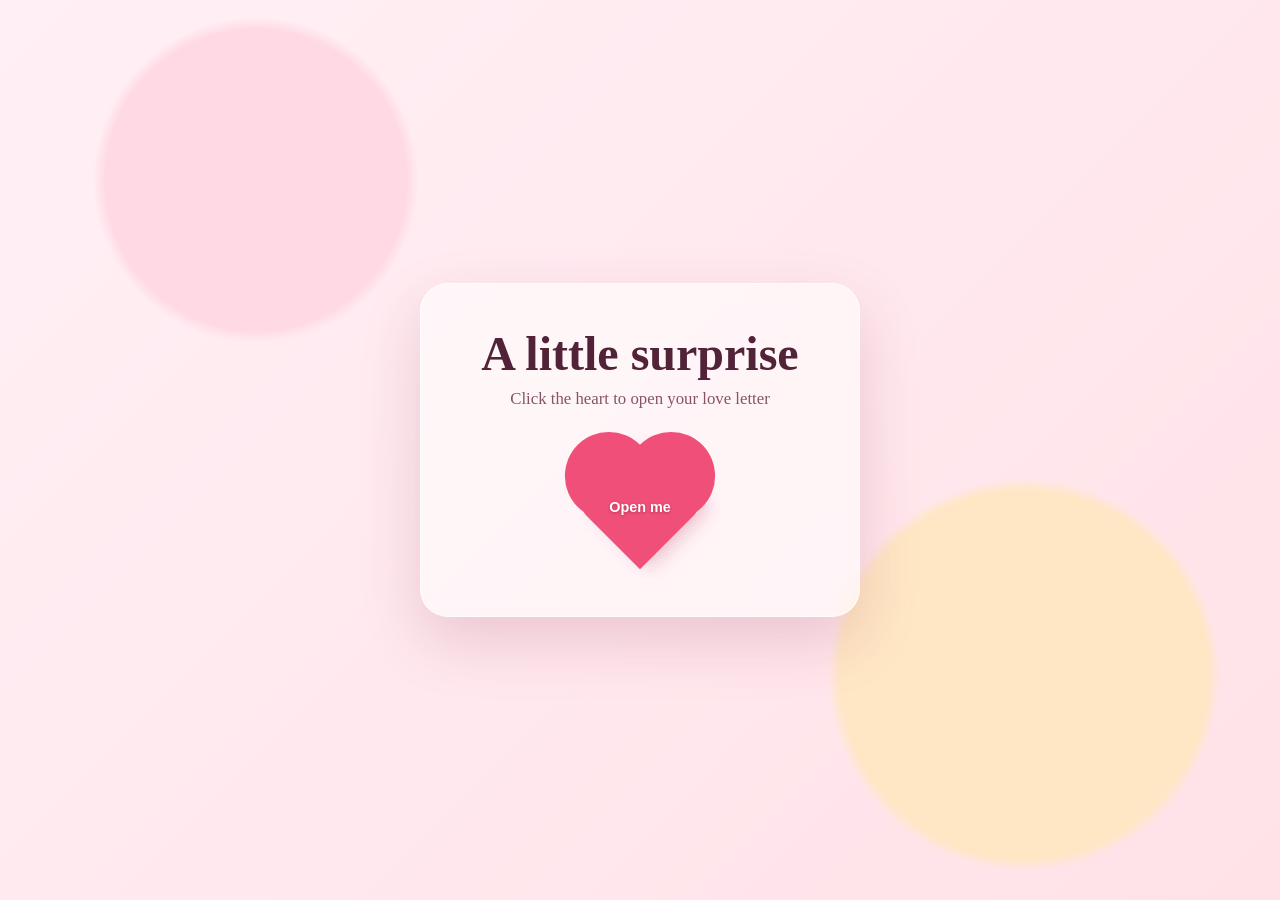
<file: index.html>
<!doctype html>
<html lang="en">
<head>
  <meta charset="utf-8">
  <meta name="viewport" content="width=device-width, initial-scale=1">
  <title>A Little Love Note</title>
  <style>
    :root {
      color-scheme: light;
      --pink: #ef4f78;
      --deep-pink: #c52d59;
      --ink: #522238;
      --paper: #fffaf4;
    }

    * {
      box-sizing: border-box;
    }

    body {
      margin: 0;
      min-height: 100vh;
      display: grid;
      place-items: center;
      overflow: hidden;
      font-family: Georgia, "Times New Roman", serif;
      color: var(--ink);
      background:
        radial-gradient(circle at 20% 20%, #ffd9e4 0 12%, transparent 13%),
        radial-gradient(circle at 80% 75%, #ffe7c5 0 15%, transparent 16%),
        linear-gradient(135deg, #fff0f5, #ffe2e8);
    }

    .love-card {
      width: min(90vw, 440px);
      padding: 42px 28px;
      text-align: center;
      border: 1px solid rgb(255 255 255 / 70%);
      border-radius: 28px;
      background: rgb(255 255 255 / 55%);
      box-shadow: 0 24px 60px rgb(142 45 76 / 18%);
      backdrop-filter: blur(8px);
    }

    h1 {
      margin: 0 0 8px;
      font-size: clamp(2rem, 8vw, 3rem);
    }

    .subtitle {
      margin: 0 0 30px;
      color: #865368;
      font-size: 1.05rem;
    }

    .heart-button {
      display: inline-grid;
      place-items: center;
      width: 150px;
      height: 135px;
      border: 0;
      cursor: pointer;
      color: white;
      background: transparent;
      transition: transform 180ms ease;
    }

    .heart-button:hover,
    .heart-button:focus-visible {
      transform: scale(1.08);
      outline: none;
    }

    .heart-button:focus-visible {
      filter: drop-shadow(0 0 0.35rem #fff);
    }

    .envelope-scene {
      position: fixed;
      inset: 0;
      z-index: 9;
      display: grid;
      place-items: center;
      pointer-events: none;
      opacity: 0;
      background: rgb(70 19 40 / 28%);
    }

    .envelope-scene.is-opening {
      opacity: 1;
      transition: opacity 180ms ease;
    }

    .envelope {
      position: relative;
      width: min(78vw, 340px);
      height: 220px;
      transform: translateY(25px) scale(0.8);
      border-radius: 10px;
      background: #f4c8b8;
      box-shadow: 0 22px 45px rgb(89 23 51 / 28%);
      overflow: hidden;
    }

    .envelope-scene.is-opening .envelope {
      animation: envelope-arrive 500ms ease-out forwards;
    }

    .envelope::before,
    .envelope::after {
      position: absolute;
      z-index: 2;
      content: "";
      width: 72%;
      height: 3px;
      background: #dfa394;
    }

    .envelope::before {
      bottom: 48px;
      left: -10px;
      transform: rotate(32deg);
    }

    .envelope::after {
      right: -10px;
      bottom: 48px;
      transform: rotate(-32deg);
    }

    .envelope-flap {
      position: absolute;
      z-index: 4;
      top: 0;
      left: 0;
      width: 0;
      height: 0;
      border-top: 118px solid #f8d7c9;
      border-right: 170px solid transparent;
      border-left: 170px solid transparent;
      transform-origin: top center;
    }

    .envelope-scene.is-opening .envelope-flap {
      animation: flap-open 650ms 420ms ease-in forwards;
    }

    .envelope-letter {
      position: absolute;
      z-index: 3;
      left: 10%;
      bottom: 12px;
      width: 80%;
      height: 150px;
      padding: 34px 10px;
      text-align: center;
      color: var(--deep-pink);
      background: var(--paper);
      font-size: 1.15rem;
      font-weight: bold;
      transform: translateY(100px);
    }

    .envelope-scene.is-opening .envelope-letter {
      animation: letter-rise 700ms 500ms ease-out forwards;
    }

    @keyframes envelope-arrive {
      to { transform: translateY(0) scale(1); }
    }

    @keyframes flap-open {
      to { transform: rotateX(180deg); }
    }

    @keyframes letter-rise {
      to { transform: translateY(-85px); }
    }

    .heart {
      position: relative;
      width: 88px;
      height: 88px;
      transform: rotate(-45deg);
      border-radius: 12px 0 12px 0;
      background: var(--pink);
      box-shadow: 7px 7px 18px rgb(197 45 89 / 25%);
      animation: heartbeat 1.4s infinite;
    }

    .heart::before,
    .heart::after {
      position: absolute;
      content: "";
      width: 88px;
      height: 88px;
      border-radius: 50%;
      background: var(--pink);
    }

    .heart::before {
      top: -44px;
      left: 0;
    }

    .heart::after {
      top: 0;
      left: 44px;
    }

    .button-label {
      position: absolute;
      z-index: 1;
      margin-top: 1px;
      font-size: 0.9rem;
      font-weight: bold;
      text-shadow: 0 1px 3px rgb(120 25 53 / 45%);
    }

    .emoji-burst {
      position: fixed;
      inset: 0;
      z-index: 10;
      overflow: hidden;
      pointer-events: none;
    }

    .emoji {
      position: absolute;
      bottom: 42%;
      left: 50%;
      font-size: clamp(1.4rem, 5vw, 2.2rem);
      animation: float-away 1.8s ease-out forwards;
    }

    @keyframes float-away {
      0% {
        opacity: 0;
        transform: translate(-50%, 0) scale(0.4) rotate(0deg);
      }
      15% {
        opacity: 1;
      }
      100% {
        opacity: 0;
        transform: translate(calc(-50% + var(--x)), var(--y)) scale(1.15) rotate(var(--rotation));
      }
    }

    @keyframes heartbeat {
      0%, 100% { transform: rotate(-45deg) scale(1); }
      15% { transform: rotate(-45deg) scale(1.08); }
      30% { transform: rotate(-45deg) scale(1); }
    }

    dialog {
      width: min(88vw, 420px);
      padding: 0;
      border: 0;
      border-radius: 18px;
      color: var(--ink);
      background: var(--paper);
      box-shadow: 0 24px 70px rgb(89 23 51 / 35%);
    }

    dialog::backdrop {
      background: rgb(70 19 40 / 42%);
      backdrop-filter: blur(3px);
    }

    .letter {
      padding: 34px 28px 28px;
      text-align: center;
      background: linear-gradient(transparent 95%, #f5d9c6 95%);
      background-size: 100% 34px;
    }

    .letter h2 {
      margin: 0 0 22px;
      color: var(--deep-pink);
      font-size: 1.65rem;
    }

    .message {
      margin: 0 0 26px;
      font-size: clamp(1.6rem, 7vw, 2.35rem);
      font-weight: bold;
      letter-spacing: 0.04em;
      line-height: 1.2;
    }

    .signature {
      margin: 0 0 24px;
      font-style: italic;
    }

    .close-button {
      padding: 10px 20px;
      border: 0;
      border-radius: 999px;
      cursor: pointer;
      color: white;
      background: var(--deep-pink);
      font: inherit;
    }

    .close-button:hover {
      background: #a9224a;
    }

    @media (prefers-reduced-motion: reduce) {
      *, *::before, *::after {
        animation-duration: 0.01ms !important;
        animation-iteration-count: 1 !important;
        transition-duration: 0.01ms !important;
      }
    }
  </style>
</head>
<body>
  <main class="love-card">
    <h1>A little surprise</h1>
    <p class="subtitle">Click the heart to open your love letter</p>
    <button class="heart-button" id="open-letter" type="button" aria-label="Open your love letter">
      <span class="heart" aria-hidden="true"></span>
      <span class="button-label">Open me</span>
    </button>
  </main>

  <dialog id="love-letter" aria-labelledby="letter-title">
    <article class="letter">
      <h2 id="letter-title">My love letter</h2>
      <p class="message">I MISS YOU BABE</p>
      <p class="signature">With all my love ❤️</p>
      <button class="close-button" id="close-letter" type="button">Close letter</button>
    </article>
  </dialog>
  <div class="emoji-burst" id="emoji-burst" aria-hidden="true"></div>
  <div class="envelope-scene" id="envelope-scene" aria-hidden="true">
    <div class="envelope">
      <div class="envelope-letter">For you, my love</div>
      <div class="envelope-flap"></div>
    </div>
  </div>

  <script>
    const openButton = document.querySelector("#open-letter");
    const closeButton = document.querySelector("#close-letter");
    const letter = document.querySelector("#love-letter");
    const emojiBurst = document.querySelector("#emoji-burst");
    const envelopeScene = document.querySelector("#envelope-scene");
    const loveEmojis = ["❤️", "💕", "💖", "💗", "💘", "💝"];

    function createEmojiBurst() {
      emojiBurst.replaceChildren();
      loveEmojis.forEach((emoji, index) => {
        const element = document.createElement("span");
        element.className = "emoji";
        element.textContent = emoji;
        element.style.setProperty("--x", `${(index - 2.5) * 70 + (index % 2) * 18}px`);
        element.style.setProperty("--y", `${-150 - (index % 3) * 55}px`);
        element.style.setProperty("--rotation", `${(index % 2 ? 1 : -1) * (15 + index * 7)}deg`);
        element.style.animationDelay = `${index * 55}ms`;
        emojiBurst.append(element);
      });
    }

    openButton.addEventListener("click", () => {
      createEmojiBurst();
      envelopeScene.classList.add("is-opening");
      window.setTimeout(() => {
        letter.showModal();
        envelopeScene.classList.remove("is-opening");
      }, 1450);
    });
    closeButton.addEventListener("click", () => letter.close());
    letter.addEventListener("click", (event) => {
      if (event.target === letter) letter.close();
    });
  </script>
</body>
</html>
</file>
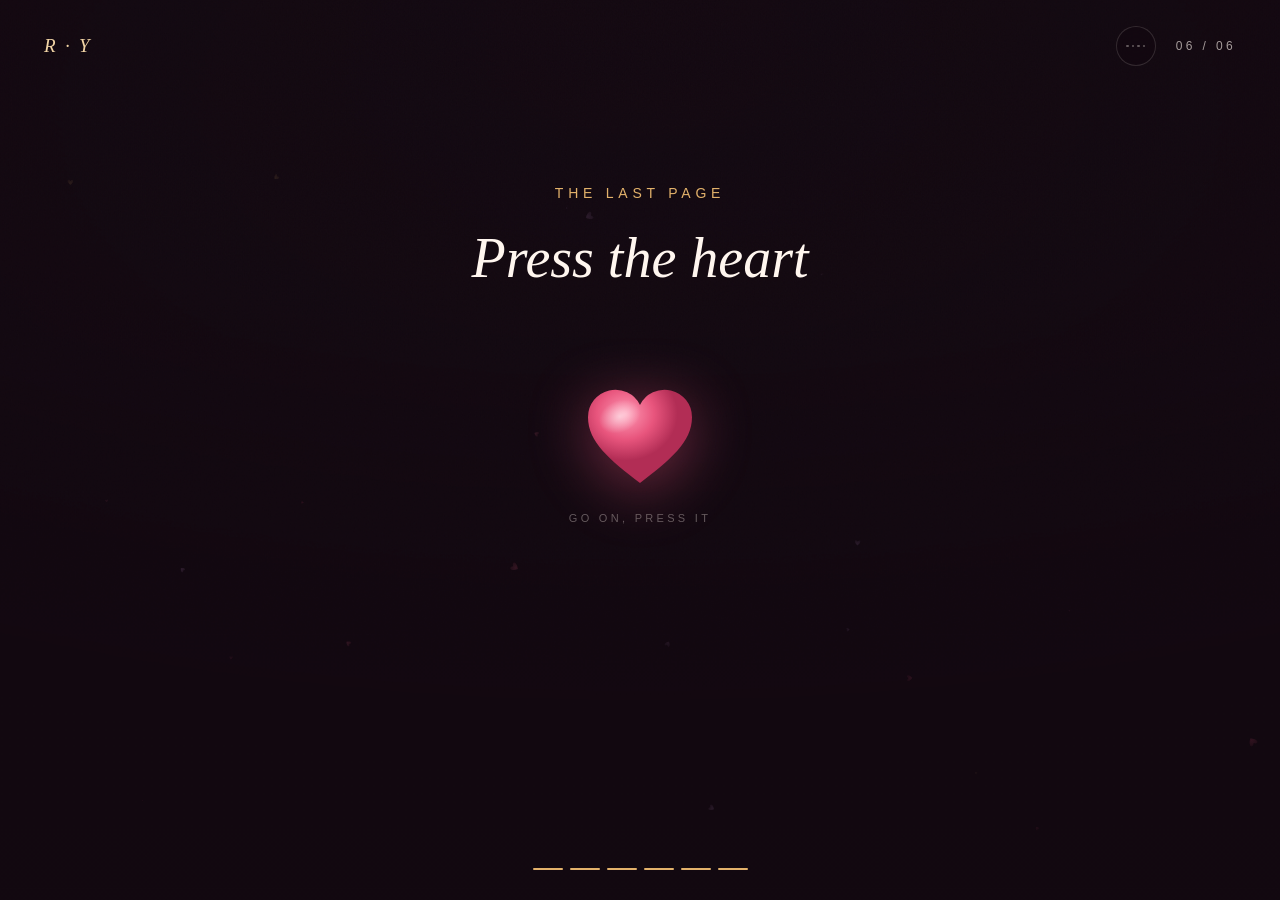
<file: forever.html>
<!DOCTYPE html>
<html lang="en">
<head>
<meta charset="UTF-8">
<meta name="viewport" content="width=device-width, initial-scale=1.0, viewport-fit=cover">
<meta name="theme-color" content="#120810">
<title>For Her · 06 · Forever</title>
<link rel="preconnect" href="https://api.fontshare.com">
<link rel="preconnect" href="https://images.unsplash.com">
<link href="https://api.fontshare.com/v2/css?f[]=zodiak@400,401,700&f[]=general-sans@400,500,600&display=swap" rel="stylesheet">
<link rel="stylesheet" href="shared.css">
<script src="config.js"></script>
<style>
  .press {
    width: clamp(108px, 8vw + 78px, 156px);
    height: clamp(108px, 8vw + 78px, 156px);
    border: none;
    background: none;
    cursor: pointer;
    margin: clamp(40px, 2.8vw + 29px, 62px) 0 6px;
    filter: drop-shadow(0 10px 30px rgba(232, 85, 125, 0.45));
    transition: transform 0.15s ease;
    animation: pressPulse 2.2s ease-in-out infinite;
  }
  .press:active { transform: scale(0.92); }
  @keyframes pressPulse {
    0%, 100% { filter: drop-shadow(0 10px 30px rgba(232, 85, 125, 0.45)); }
    50%      { filter: drop-shadow(0 10px 44px rgba(232, 85, 125, 0.8)); }
  }
  .press-hint { font-size: 11px; letter-spacing: 0.3em; text-transform: uppercase; color: var(--ink-faint); }
  .final {
    font-family: var(--serif);
    font-style: italic;
    font-size: clamp(28px, 7.5vw, 46px);
    line-height: 1.2;
    max-width: 560px;
    margin-top: 34px;
    color: var(--gold-soft);
    text-shadow: 0 6px 40px rgba(232, 85, 125, 0.5);
    opacity: 0;
    transform: translateY(22px);
    transition: opacity 1s ease, transform 1s ease;
  }
  .final.show { opacity: 1; transform: none; }
  .replay {
    margin-top: 30px;
    font-size: 11px;
    letter-spacing: 0.3em;
    text-transform: uppercase;
    color: var(--ink-dim);
    text-decoration: none;
    border-bottom: 1px solid var(--hairline);
    padding-bottom: 4px;
    opacity: 0;
    transition: opacity 0.8s ease 0.6s;
  }
  .replay.show { opacity: 1; }
</style>
</head>
<body data-page="forever" data-idx="6">
<div class="backdrop" style="background-image:url('https://images.unsplash.com/photo-1531306728370-e2ebd9d7bb99?w=1600&q=80')"></div>

<main class="page">
  <div class="stage">
    <div class="eyebrow">The Last Page</div>
    <h1 class="h2" id="finale-title">Press the heart</h1>
    <button class="press" id="press" aria-label="Press the heart">
      <svg viewBox="0 0 108 108" width="100%" height="100%">
        <defs>
          <radialGradient id="hg" cx="36%" cy="26%">
            <stop offset="0%" stop-color="#FF9AB5"/>
            <stop offset="55%" stop-color="#E8557D"/>
            <stop offset="100%" stop-color="#B22D55"/>
          </radialGradient>
          <radialGradient id="gloss" cx="50%" cy="50%">
            <stop offset="0%" stop-color="#fff" stop-opacity="0.55"/>
            <stop offset="100%" stop-color="#fff" stop-opacity="0"/>
          </radialGradient>
        </defs>
        <path d="M54 92C33 76 18 63.5 18 46.5A19 19 0 0 1 54 38a19 19 0 0 1 36 8.5C90 63.5 75 76 54 92z" fill="url(#hg)"/>
        <ellipse cx="40" cy="46" rx="15" ry="11" fill="url(#gloss)" transform="rotate(-24 40 46)"/>
      </svg>
    </button>
    <div class="press-hint">go on, press it</div>
    <div class="final" id="final"></div>
    <a class="replay" id="replay" href="index.html">read it again from the cover</a>
  </div>
</main>

<script src="shared.js"></script>
<script>
(() => {
  const final = document.getElementById("final");
  final.textContent = GFD.finalMessage;
  const title = document.getElementById("finale-title");
  let taps = 0;
  document.getElementById("press").addEventListener("click", e => {
    const d = document.documentElement;
    gfdBurst(e.clientX || d.clientWidth / 2, e.clientY || d.clientHeight / 2, 30);
    taps++;
    final.classList.add("show");
    document.getElementById("replay").classList.add("show");
    if (taps === 3) title.textContent = "Okay, one more";
    if (taps === 5) title.textContent = "You really like this button";
  });
})();
</script>
</body>
</html>
</file>
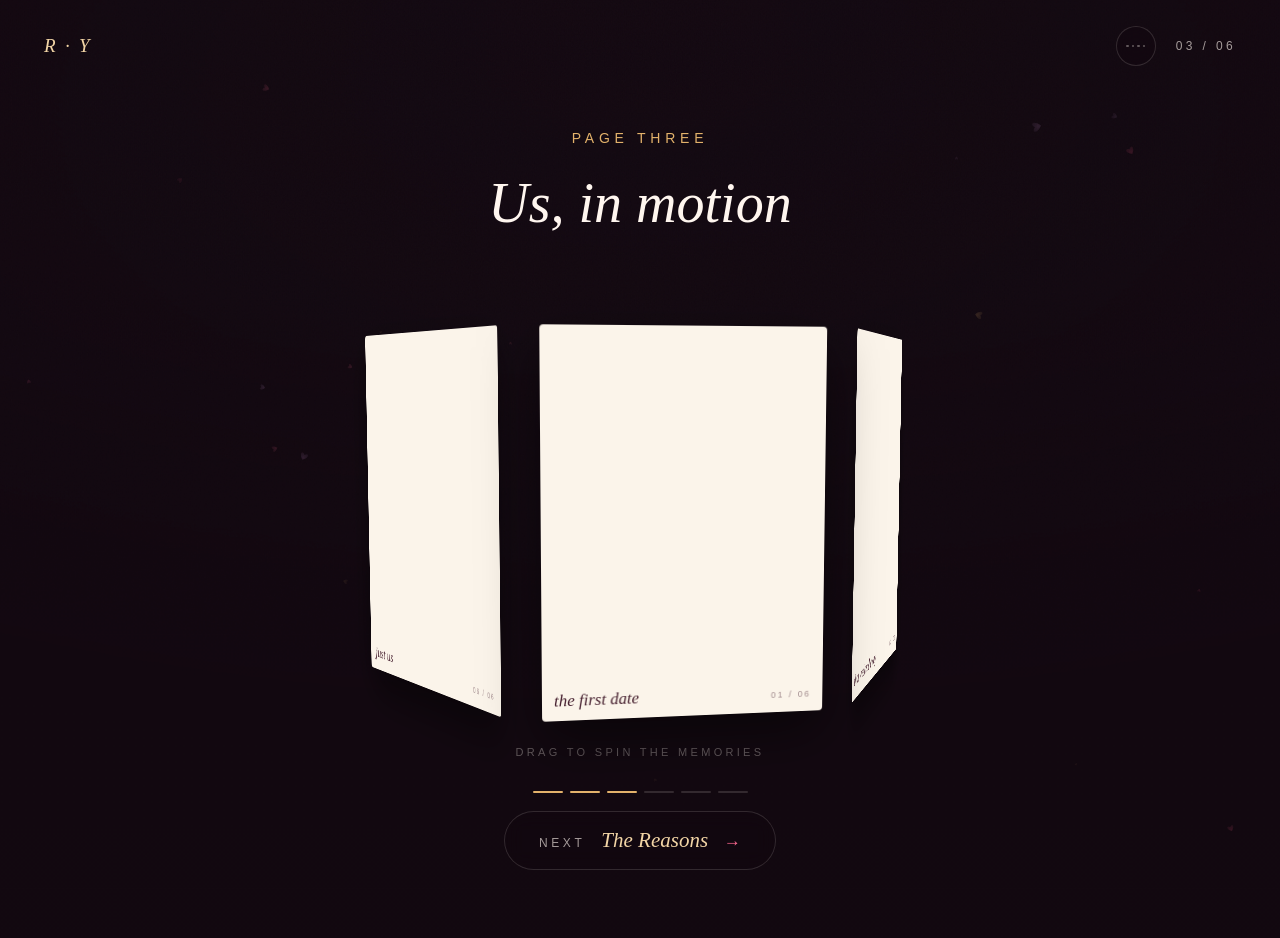
<file: gallery.html>
<!DOCTYPE html>
<html lang="en">
<head>
<meta charset="UTF-8">
<meta name="viewport" content="width=device-width, initial-scale=1.0, viewport-fit=cover">
<meta name="theme-color" content="#120810">
<title>For Her · 03 · The Gallery</title>
<link rel="preconnect" href="https://api.fontshare.com">
<link rel="preconnect" href="https://images.unsplash.com">
<link href="https://api.fontshare.com/v2/css?f[]=zodiak@400,401,700&f[]=general-sans@400,500,600&display=swap" rel="stylesheet">
<link rel="stylesheet" href="shared.css">
<script src="config.js"></script>
<style>
  .ring-stage {
    width: clamp(184px, 47vw, 290px);
    height: clamp(250px, 64vw, 394px);
    position: relative;
    perspective: 1200px;
    margin: clamp(46px, 3vw + 34px, 68px) 0 clamp(34px, 2vw + 26px, 52px);
    touch-action: pan-y;
  }
  .ring {
    position: absolute;
    inset: 0;
    transform-style: preserve-3d;
  }
  .frame {
    position: absolute;
    inset: 0;
    background: var(--paper);
    border-radius: 4px;
    padding: 10px 10px 0;
    box-shadow: 0 22px 55px rgba(0, 0, 0, 0.5);
    display: flex;
    flex-direction: column;
    backface-visibility: hidden;
  }
  .frame .photo {
    flex: 1;
    border-radius: 2px;
    background-size: cover;
    background-position: center;
    filter: saturate(0.92) contrast(1.02);
  }
  .frame figcaption {
    display: flex;
    justify-content: space-between;
    align-items: baseline;
    padding: 9px 2px 10px;
    color: var(--paper-ink);
  }
  .frame .cap-title {
    font-family: var(--serif);
    font-style: italic;
    font-size: clamp(13.5px, 0.45vw + 11.7px, 17px);
  }
  .frame .cap-num {
    font-size: 9px;
    letter-spacing: 0.24em;
    opacity: 0.5;
  }
  .drag-hint { font-size: 11px; letter-spacing: 0.3em; text-transform: uppercase; color: var(--ink-faint); }
</style>
</head>
<body data-page="gallery" data-idx="3" data-next="reasons.html" data-next-title="The Reasons" data-next-bg="https://images.unsplash.com/photo-1518199266791-5375a83190b7?w=1600&q=80">
<div class="backdrop" style="background-image:url('https://images.unsplash.com/photo-1519677100203-a0e668c92439?w=1600&q=80')"></div>

<main class="page">
  <div class="stage">
    <div class="eyebrow">Page Three</div>
    <h1 class="h2">Us, in motion</h1>
    <div class="ring-stage" id="ring-stage">
      <div class="ring" id="ring"></div>
    </div>
    <div class="drag-hint">drag to spin the memories</div>
  </div>
</main>

<script src="shared.js"></script>
<script>
(() => {
  const DEMO = [
    "https://images.unsplash.com/photo-1487035242901-d419a42d17af?w=640&q=75",
    "https://images.unsplash.com/photo-1518199266791-5375a83190b7?w=640&q=75",
    "https://images.unsplash.com/photo-1531306728370-e2ebd9d7bb99?w=640&q=75",
    "https://images.unsplash.com/photo-1519681393784-d120267933ba?w=640&q=75",
    "https://images.unsplash.com/photo-1508615039623-a25605d2b022?w=640&q=75",
    "https://images.unsplash.com/photo-1502134249126-9f3755a50d78?w=640&q=75"
  ];
  const photos = GFD.photos.length ? GFD.photos : DEMO;
  const caps = GFD.photoCaptions;
  const ring = document.getElementById("ring");
  const stage = document.getElementById("ring-stage");
  const n = photos.length;
  const radius = Math.round((stage.offsetWidth / 2) / Math.tan(Math.PI / n)) + 46;

  photos.forEach((src, i) => {
    const f = document.createElement("figure");
    f.className = "frame";
    f.style.transform = `rotateY(${(360 / n) * i}deg) translateZ(${radius}px)`;
    f.innerHTML = `
      <div class="photo" style="background-image:url('${src}')"></div>
      <figcaption>
        <span class="cap-title">${caps[i % caps.length] || ""}</span>
        <span class="cap-num">${String(i + 1).padStart(2, "0")} / ${String(n).padStart(2, "0")}</span>
      </figcaption>`;
    ring.appendChild(f);
  });

  let angle = 0, spinning = true, dragX = null, startAngle = 0;
  const render = () => {
    ring.style.transform = `translateZ(${-radius}px) rotateX(-5deg) rotateY(${angle}deg)`;
  };
  const tickSpin = () => { if (spinning) { angle += 0.22; render(); } requestAnimationFrame(tickSpin); };
  tickSpin();

  const px = e => (e.touches ? e.touches[0].clientX : e.clientX);
  const down = e => { spinning = false; dragX = px(e); startAngle = angle; };
  const move = e => { if (dragX !== null) { angle = startAngle + (px(e) - dragX) * 0.5; render(); } };
  const up = () => { if (dragX !== null) { dragX = null; setTimeout(() => spinning = true, 2200); } };
  stage.addEventListener("mousedown", down);
  stage.addEventListener("touchstart", down, { passive: true });
  addEventListener("mousemove", move);
  addEventListener("touchmove", move, { passive: true });
  addEventListener("mouseup", up);
  addEventListener("touchend", up);
})();
</script>
</body>
</html>
</file>
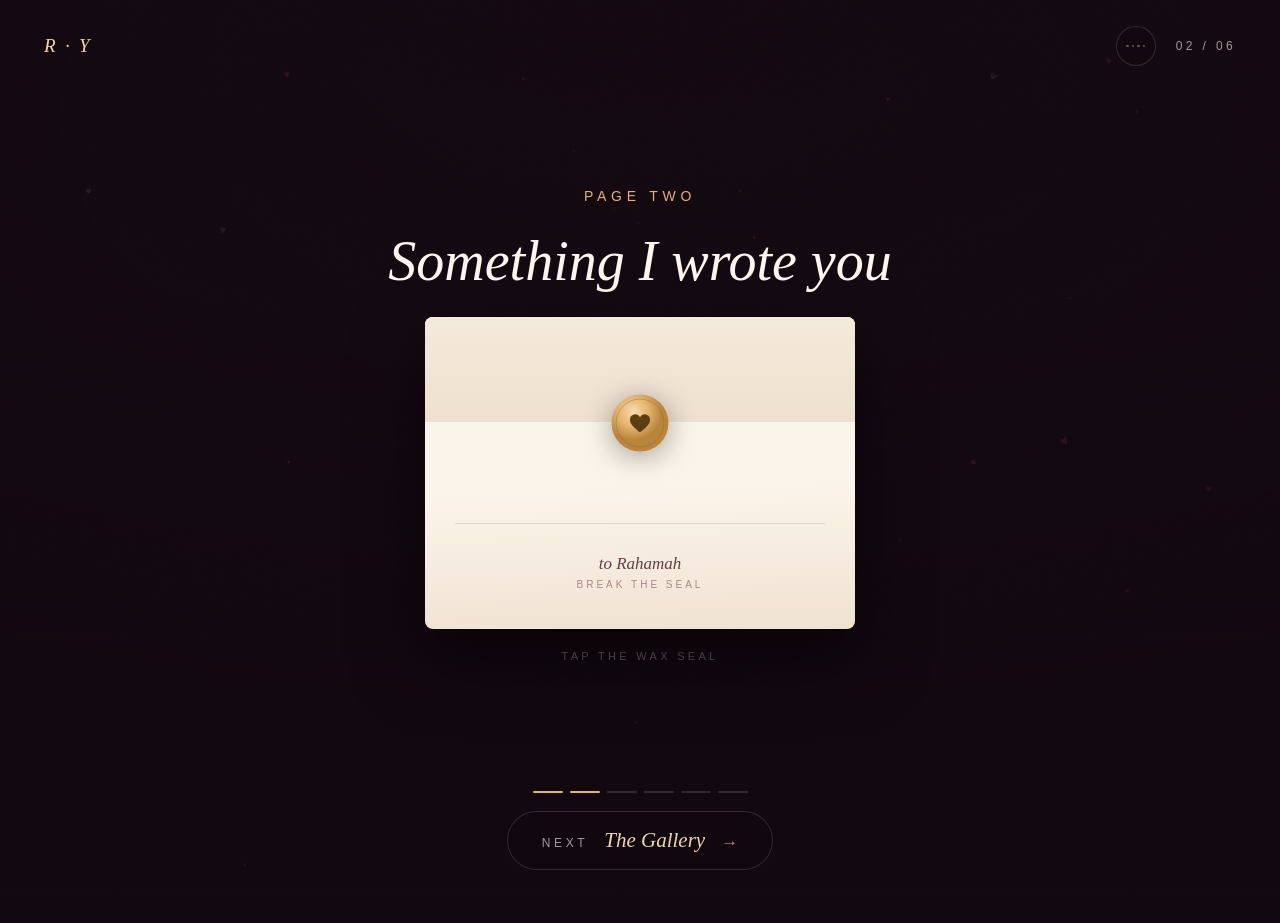
<file: letter.html>
<!DOCTYPE html>
<html lang="en">
<head>
<meta charset="UTF-8">
<meta name="viewport" content="width=device-width, initial-scale=1.0, viewport-fit=cover">
<meta name="theme-color" content="#120810">
<title>For Her · 02 · The Letter</title>
<link rel="preconnect" href="https://api.fontshare.com">
<link rel="preconnect" href="https://images.unsplash.com">
<link href="https://api.fontshare.com/v2/css?f[]=zodiak@400,401,700&f[]=general-sans@400,500,600&display=swap" rel="stylesheet">
<link rel="stylesheet" href="shared.css">
<script src="config.js"></script>
<style>
  /* folded paper, sealed with wax, tap to unfold */
  .fold {
    width: clamp(280px, 84vw, 430px);
    cursor: pointer;
    transform-style: preserve-3d;
    margin-top: 26px;
  }
  .fold-paper {
    position: relative;
    background: linear-gradient(178deg, #FBF4EA 55%, #F0E2D2);
    border-radius: 8px;
    aspect-ratio: 4 / 2.9;
    box-shadow: 0 30px 70px rgba(0, 0, 0, 0.55), inset 0 1px 0 rgba(255,255,255,0.8);
    transform-style: preserve-3d;
  }
  .fold-paper::before, .fold-paper::after {
    content: "";
    position: absolute;
    left: 7%;
    right: 7%;
    height: 1px;
    background: rgba(70, 32, 47, 0.12);
  }
  .fold-paper::before { top: 33%; }
  .fold-paper::after  { top: 66%; }
  .fold-address {
    position: absolute;
    inset: 0;
    display: flex;
    flex-direction: column;
    align-items: center;
    justify-content: flex-end;
    padding-bottom: 9%;
    font-family: var(--serif);
    font-style: italic;
    color: var(--paper-ink);
    font-size: 17px;
    opacity: 0.85;
  }
  .fold-address small {
    font-family: var(--sans);
    font-style: normal;
    font-size: 10px;
    letter-spacing: 0.3em;
    text-transform: uppercase;
    opacity: 0.55;
    margin-top: 5px;
  }
  .fold-flap {
    position: absolute;
    top: 0; left: 0; right: 0;
    height: 34%;
    background: linear-gradient(180deg, #F4EADB, #EFE0CE);
    border-radius: 8px 8px 0 0;
    transform-origin: bottom center;
    transition: transform 0.9s cubic-bezier(0.6, 0, 0.2, 1);
    box-shadow: 0 -1px 0 rgba(255,255,255,0.7) inset;
    z-index: 2;
  }
  .seal-btn {
    position: absolute;
    left: 50%;
    top: 34%;
    translate: -50% -50%;
    width: 62px;
    height: 62px;
    border: none;
    background: none;
    cursor: pointer;
    z-index: 3;
    transition: opacity 0.4s, scale 0.4s;
    filter: drop-shadow(0 5px 14px rgba(0,0,0,0.35));
  }
  .fold.open .fold-flap { transform: rotateX(-165deg); }
  .fold.open .seal-btn { opacity: 0; scale: 0.35; pointer-events: none; }
  .fold.open { animation: foldAway 0.7s ease 0.75s both; }
  @keyframes foldAway {
    to { opacity: 0; transform: translateY(40px) rotateX(28deg) scale(0.9); visibility: hidden; }
  }
  .tap-hint { margin-top: 22px; font-size: 11px; letter-spacing: 0.3em; text-transform: uppercase; color: var(--ink-faint); }

  /* the opened letter */
  .letter-view {
    position: absolute;
    inset: 0;
    display: flex;
    align-items: center;
    justify-content: center;
    padding: 96px var(--pad) 140px;
    opacity: 0;
    pointer-events: none;
    transform: translateY(36px) rotateX(14deg);
    transition: opacity 0.9s ease 1.15s, transform 0.9s ease 1.15s;
  }
  body.letter-open .letter-view { opacity: 1; pointer-events: auto; transform: none; }
  body.letter-open .fold-wrap { pointer-events: none; }
  .letter-card {
    background: linear-gradient(178deg, #FDF8F0, #F4E8D8);
    color: var(--paper-ink);
    max-width: clamp(480px, 46vw, 660px);
    width: 100%;
    max-height: calc(100dvh - 220px);
    overflow-y: auto;
    border-radius: 14px;
    padding: clamp(38px, 3vw + 26px, 58px) clamp(32px, 2.8vw + 21px, 52px) clamp(30px, 2vw + 22px, 44px);
    text-align: left;
    box-shadow: 0 36px 90px rgba(0, 0, 0, 0.6);
  }
  .letter-card .salutation {
    font-family: var(--serif);
    font-style: italic;
    font-size: clamp(30px, 1.6vw + 24px, 42px);
    margin-bottom: 20px;
    color: #8a2c4e;
  }
  .letter-card p {
    font-size: clamp(15.5px, 0.5vw + 13.6px, 18.5px);
    line-height: 1.75;
    margin-bottom: clamp(15px, 0.8vw + 12px, 22px);
  }
  .letter-card p:first-of-type::first-letter {
    font-family: var(--serif);
    font-size: 52px;
    float: left;
    line-height: 0.78;
    margin: 3px 9px 0 0;
    color: #8a2c4e;
  }
  .letter-card .sig {
    font-family: var(--serif);
    font-style: italic;
    font-size: 24px;
    text-align: right;
    color: #8a2c4e;
    margin-top: 24px;
  }
  .letter-card .sig small {
    display: block;
    font-family: var(--sans);
    font-style: normal;
    font-size: 10px;
    letter-spacing: 0.3em;
    text-transform: uppercase;
    opacity: 0.5;
    margin-top: 6px;
  }
</style>
</head>
<body data-page="letter" data-idx="2" data-next="gallery.html" data-next-title="The Gallery" data-next-bg="https://images.unsplash.com/photo-1519677100203-a0e668c92439?w=1600&q=80">
<div class="backdrop" style="background-image:url('https://images.unsplash.com/photo-1487035242901-d419a42d17af?w=1600&q=80')"></div>

<main class="page">
  <div class="stage fold-wrap">
    <div class="eyebrow">Page Two</div>
    <h1 class="h2">Something I wrote you</h1>
    <div class="fold tilt" id="fold">
      <div class="fold-paper">
        <div class="fold-flap"></div>
        <button class="seal-btn" aria-label="Break the seal">
          <svg viewBox="0 0 74 74" width="62" height="62">
            <defs>
              <radialGradient id="wax2" cx="38%" cy="30%">
                <stop offset="0%" stop-color="#F6DDAE"/>
                <stop offset="55%" stop-color="#E3B26B"/>
                <stop offset="100%" stop-color="#B9853C"/>
              </radialGradient>
            </defs>
            <circle cx="37" cy="37" r="34" fill="url(#wax2)"/>
            <circle cx="37" cy="37" r="28.5" fill="none" stroke="#8a6127" stroke-width="0.8" opacity="0.55"/>
            <path d="M37 48c-7-5.5-12-9.5-12-15a6.4 6.4 0 0 1 12-3 6.4 6.4 0 0 1 12 3c0 5.5-5 9.5-12 15z" fill="#5d3d14"/>
          </svg>
        </button>
        <div class="fold-address">
          <span id="addr-name"></span>
          <small>break the seal</small>
        </div>
      </div>
    </div>
    <div class="tap-hint">tap the wax seal</div>
  </div>

  <section class="letter-view">
    <article class="letter-card" id="letter-card"></article>
  </section>
</main>

<script src="shared.js"></script>
<script>
  document.getElementById("addr-name").textContent = "to " + GFD.herName;
  document.getElementById("letter-card").innerHTML =
    `<div class="salutation">My love,</div>` +
    GFD.letter.map(p => `<p>${p}</p>`).join("") +
    `<div class="sig">${GFD.yourName}<small>written for girlfriend's day</small></div>`;

  const fold = document.getElementById("fold");
  fold.addEventListener("click", () => {
    if (fold.classList.contains("open")) return;
    fold.classList.add("open");
    document.body.classList.add("letter-open");
    const d = document.documentElement;
    gfdBurst(d.clientWidth / 2, d.clientHeight / 2.4, 20);
  }, { once: false });
</script>
</body>
</html>
</file>
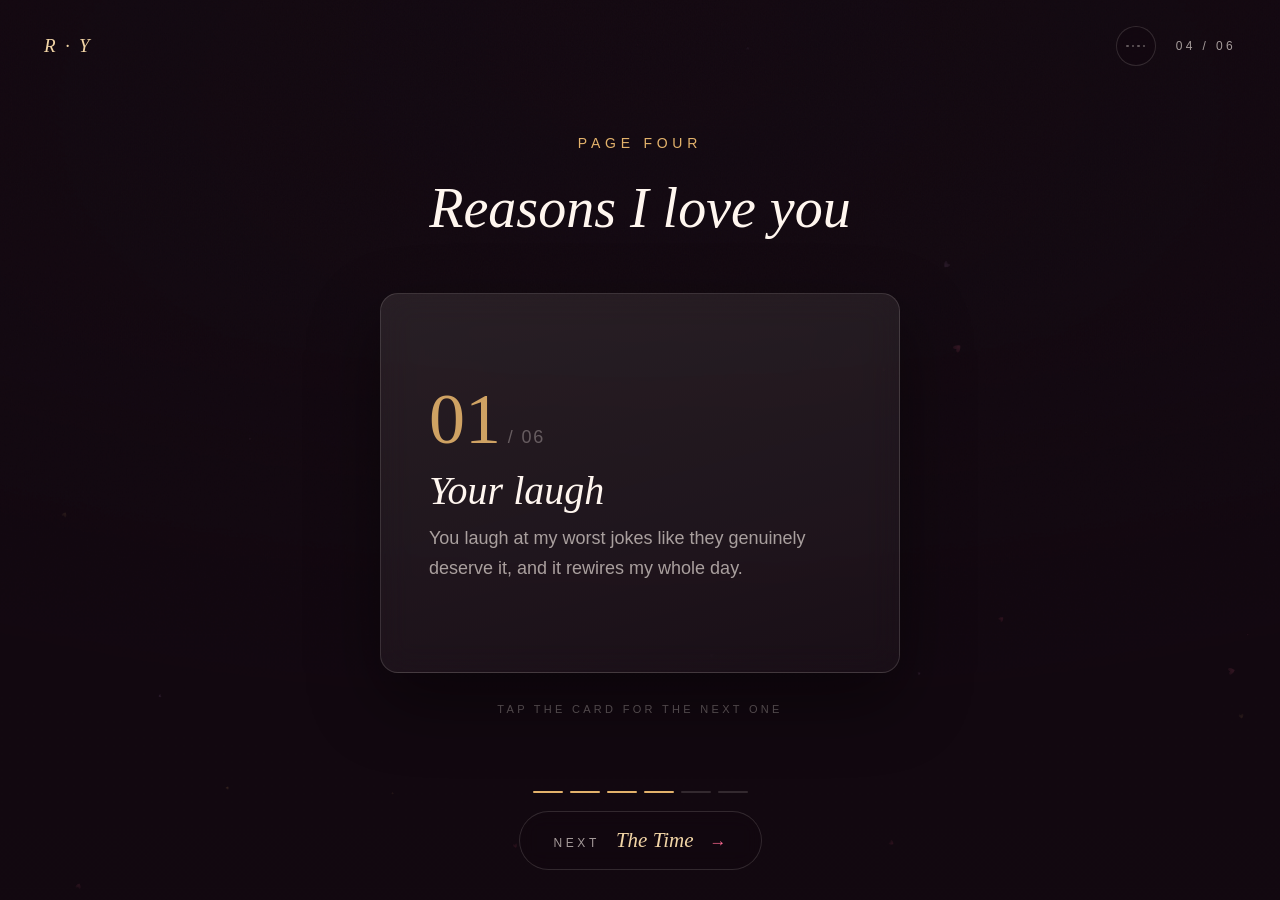
<file: reasons.html>
<!DOCTYPE html>
<html lang="en">
<head>
<meta charset="UTF-8">
<meta name="viewport" content="width=device-width, initial-scale=1.0, viewport-fit=cover">
<meta name="theme-color" content="#120810">
<title>For Her · 04 · The Reasons</title>
<link rel="preconnect" href="https://api.fontshare.com">
<link rel="preconnect" href="https://images.unsplash.com">
<link href="https://api.fontshare.com/v2/css?f[]=zodiak@400,401,700&f[]=general-sans@400,500,600&display=swap" rel="stylesheet">
<link rel="stylesheet" href="shared.css">
<script src="config.js"></script>
<style>
  .deck {
    width: clamp(340px, 88vw, 520px);
    height: clamp(300px, 12vw + 254px, 380px);
    perspective: 1000px;
    margin: clamp(36px, 2.6vw + 26px, 56px) 0 clamp(18px, 1.4vw + 12px, 30px);
    cursor: pointer;
    position: relative;
  }
  .reason {
    position: absolute;
    inset: 0;
    border-radius: 18px;
    background: linear-gradient(165deg, rgba(255, 246, 239, 0.09), rgba(255, 246, 239, 0.03));
    border: 1px solid var(--hairline);
    backdrop-filter: blur(16px);
    -webkit-backdrop-filter: blur(16px);
    box-shadow: 0 28px 70px rgba(0, 0, 0, 0.45);
    display: flex;
    flex-direction: column;
    justify-content: center;
    text-align: left;
    padding: clamp(34px, 2.6vw + 24px, 52px) clamp(32px, 2.4vw + 23px, 48px);
    transform-style: preserve-3d;
    transition: transform 0.65s cubic-bezier(0.5, 0, 0.28, 1), opacity 0.65s;
  }
  .reason .num {
    font-family: var(--serif);
    font-size: clamp(52px, 2.6vw + 42px, 72px);
    line-height: 1;
    color: var(--gold);
    opacity: 0.9;
  }
  .reason .num small {
    font-size: 18px;
    color: var(--ink-faint);
    font-family: var(--sans);
    letter-spacing: 0.1em;
  }
  .reason h2 {
    font-family: var(--serif);
    font-style: italic;
    font-weight: 400;
    font-size: clamp(28px, 1.5vw + 22px, 40px);
    margin: 12px 0 10px;
  }
  .reason p {
    font-size: clamp(14.5px, 0.55vw + 12.4px, 18px);
    line-height: 1.65;
    color: var(--ink-dim);
  }
  .reason.exit  { transform: translateX(-115%) rotateY(-42deg); opacity: 0; }
  .reason.enter { transform: translateX(115%) rotateY(42deg); opacity: 0; }
  .tap-hint { font-size: 11px; letter-spacing: 0.3em; text-transform: uppercase; color: var(--ink-faint); }
</style>
</head>
<body data-page="reasons" data-idx="4" data-next="us.html" data-next-title="The Time" data-next-bg="https://images.unsplash.com/photo-1519681393784-d120267933ba?w=1600&q=80">
<div class="backdrop" style="background-image:url('https://images.unsplash.com/photo-1518199266791-5375a83190b7?w=1600&q=80')"></div>

<main class="page">
  <div class="stage">
    <div class="eyebrow">Page Four</div>
    <h1 class="h2">Reasons I love you</h1>
    <div class="deck tilt" id="deck"></div>
    <div class="tap-hint">tap the card for the next one</div>
  </div>
</main>

<script src="shared.js"></script>
<script>
(() => {
  const R = GFD.reasons;
  const deck = document.getElementById("deck");
  let i = 0, busy = false;

  const card = (k, cls = "") => {
    const el = document.createElement("div");
    el.className = "reason " + cls;
    el.innerHTML = `
      <div class="num">${String(k + 1).padStart(2, "0")}<small> / ${String(R.length).padStart(2, "0")}</small></div>
      <h2>${R[k].title}</h2>
      <p>${R[k].body}</p>`;
    return el;
  };
  deck.appendChild(card(0));

  deck.addEventListener("click", () => {
    if (busy) return;
    busy = true;
    const old = deck.querySelector(".reason:not(.enter)");
    old.classList.add("exit");
    i = (i + 1) % R.length;
    const next = card(i, "enter");
    deck.appendChild(next);
    requestAnimationFrame(() => requestAnimationFrame(() => next.classList.remove("enter")));
    setTimeout(() => { old.remove(); busy = false; }, 680);
  });
})();
</script>
</body>
</html>
</file>
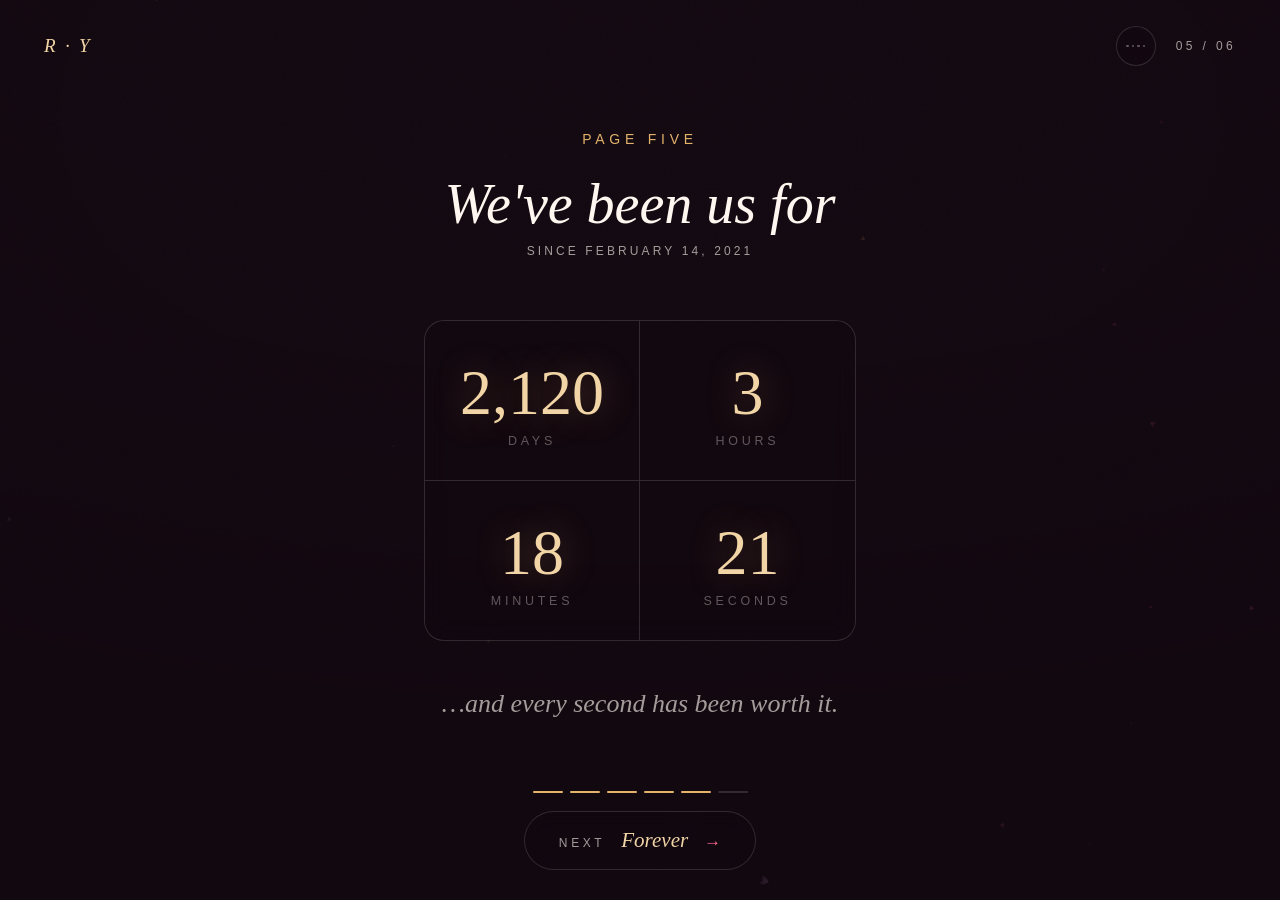
<file: us.html>
<!DOCTYPE html>
<html lang="en">
<head>
<meta charset="UTF-8">
<meta name="viewport" content="width=device-width, initial-scale=1.0, viewport-fit=cover">
<meta name="theme-color" content="#120810">
<title>For Her · 05 · The Time</title>
<link rel="preconnect" href="https://api.fontshare.com">
<link rel="preconnect" href="https://images.unsplash.com">
<link href="https://api.fontshare.com/v2/css?f[]=zodiak@400,401,700&f[]=general-sans@400,500,600&display=swap" rel="stylesheet">
<link rel="stylesheet" href="shared.css">
<script src="config.js"></script>
<style>
  .since { margin-top: 10px; font-size: 12px; letter-spacing: 0.26em; text-transform: uppercase; color: var(--ink-dim); }
  .clock {
    display: grid;
    grid-template-columns: repeat(2, clamp(130px, 19vw, 215px));
    margin: clamp(40px, 2.8vw + 29px, 62px) 0 8px;
    border: 1px solid var(--hairline);
    border-radius: 20px;
    overflow: hidden;
    backdrop-filter: blur(12px);
    -webkit-backdrop-filter: blur(12px);
    background: rgba(18, 8, 16, 0.3);
  }
  .cell {
    padding: clamp(26px, 1.8vw + 19px, 40px) 12px clamp(20px, 1.4vw + 14px, 32px);
    border: 0 solid var(--hairline);
  }
  .cell:nth-child(1) { border-right-width: 1px; border-bottom-width: 1px; }
  .cell:nth-child(2) { border-bottom-width: 1px; }
  .cell:nth-child(3) { border-right-width: 1px; }
  .cell b {
    display: block;
    font-family: var(--serif);
    font-weight: 400;
    /* scales slower than the cell (17vw) so a 4-digit day count always fits */
    font-size: clamp(36px, 5.6vw, 64px);
    line-height: 1;
    color: var(--gold-soft);
    font-variant-numeric: tabular-nums;
    text-shadow: 0 0 34px rgba(227, 178, 107, 0.35);
  }
  .cell span {
    display: block;
    margin-top: 9px;
    font-size: clamp(10px, 0.3vw + 8.8px, 12.5px);
    letter-spacing: 0.3em;
    text-transform: uppercase;
    color: var(--ink-faint);
  }
  .worth { margin-top: clamp(26px, 1.8vw + 19px, 40px); font-family: var(--serif); font-style: italic; font-size: clamp(19px, 0.8vw + 16px, 26px); color: var(--ink-dim); }
</style>
</head>
<body data-page="us" data-idx="5" data-next="forever.html" data-next-title="Forever" data-next-bg="https://images.unsplash.com/photo-1531306728370-e2ebd9d7bb99?w=1600&q=80">
<div class="backdrop" style="background-image:url('https://images.unsplash.com/photo-1519681393784-d120267933ba?w=1600&q=80')"></div>

<main class="page">
  <div class="stage">
    <div class="eyebrow">Page Five</div>
    <h1 class="h2">We've been us for</h1>
    <div class="since" id="since"></div>
    <div class="clock tilt">
      <div class="cell"><b id="c-days">0</b><span>days</span></div>
      <div class="cell"><b id="c-hours">0</b><span>hours</span></div>
      <div class="cell"><b id="c-mins">0</b><span>minutes</span></div>
      <div class="cell"><b id="c-secs">0</b><span>seconds</span></div>
    </div>
    <div class="worth">…and every second has been worth it.</div>
  </div>
</main>

<script src="shared.js"></script>
<script>
(() => {
  const d0 = new Date(GFD.togetherSince.year, GFD.togetherSince.month - 1, GFD.togetherSince.day);
  document.getElementById("since").textContent = "since " +
    d0.toLocaleDateString("en-US", { month: "long", day: "numeric", year: "numeric" });
  const $ = id => document.getElementById(id);
  const tick = () => {
    let s = Math.max(0, Math.floor((Date.now() - d0.getTime()) / 1000));
    const days = Math.floor(s / 86400); s -= days * 86400;
    const hrs  = Math.floor(s / 3600);  s -= hrs * 3600;
    const mins = Math.floor(s / 60);    s -= mins * 60;
    $("c-days").textContent = days.toLocaleString();
    $("c-hours").textContent = hrs;
    $("c-mins").textContent = mins;
    $("c-secs").textContent = s;
  };
  tick();
  setInterval(tick, 1000);
})();
</script>
</body>
</html>
</file>
<file: shared.css>
/* A Love Letter in Six Pages, design system */

:root {
  --ink:        #FFF6EF;
  --ink-dim:    rgba(255, 246, 239, 0.62);
  --ink-faint:  rgba(255, 246, 239, 0.34);
  --rose:       #E8557D;
  --rose-hot:   #FF6B93;
  --gold:       #E3B26B;
  --gold-soft:  #F2D5A6;
  --noir:       #120810;
  --noir-2:     #1D0C18;
  --paper:      #FBF4EA;
  --paper-ink:  #46202F;
  --hairline:   rgba(255, 246, 239, 0.14);

  --serif: "Zodiak", "Georgia", serif;
  --sans:  "General Sans", "Avenir Next", "Segoe UI", sans-serif;

  --pad: clamp(20px, 5vw, 44px);
}

* { margin: 0; padding: 0; box-sizing: border-box; -webkit-tap-highlight-color: transparent; }

html, body { height: 100%; }

/* hidden first as the fallback for Safari < 16, clip wins where supported */
html {
  overflow-x: hidden;
  overflow-x: clip;
}

body {
  font-family: var(--sans);
  color: var(--ink);
  background: var(--noir);
  overflow-x: hidden;
  overflow-x: clip;
  -webkit-font-smoothing: antialiased;
}

/* cross-document 3D page turns */
@view-transition { navigation: auto; }

::view-transition-old(root) {
  animation: pageOut 0.3s cubic-bezier(0.55, 0, 0.55, 1) both;
}
::view-transition-new(root) {
  animation: pageIn 0.4s cubic-bezier(0.2, 0.6, 0.25, 1) both;
}
@keyframes pageOut {
  to { transform: perspective(1400px) translateZ(-110px) rotateY(7deg); opacity: 0; filter: blur(5px); }
}
@keyframes pageIn {
  from { transform: perspective(1400px) translateZ(-110px) rotateY(-7deg); opacity: 0; filter: blur(5px); }
}

.page {
  min-height: 100dvh;
  display: flex;
  flex-direction: column;
  transform-origin: 50% 60%;
}

/* Entrance for browsers WITHOUT view transitions only. Without this guard it
   stacks on top of ::view-transition-new and the page blurs in twice, which
   reads as a lag on every tap. */
@supports not (view-transition-name: none) {
  .page { animation: pageEnter 0.55s cubic-bezier(0.2, 0.6, 0.25, 1) both; }
  @keyframes pageEnter {
    from { opacity: 0; transform: perspective(1400px) translateZ(-90px); filter: blur(5px); }
  }
}

/* backdrop: photo, wash, grain.
   The overscan must exceed the parallax shift (max 14px x / 10px y) at every
   screen width, or tilting exposes a bare strip at the edge on narrow phones.
   A flat 48px beats a percentage here: percentages shrink exactly when the
   screen is small and the margin matters most. */
.backdrop, .backdrop::before, .backdrop::after { position: fixed; inset: -48px; }
.backdrop {
  z-index: -2;
  background-size: cover;
  background-position: center;
  transform: scale(1.06);
  will-change: transform;
}
.backdrop::before {
  content: "";
  background:
    radial-gradient(120% 90% at 50% 8%, rgba(18, 8, 16, 0.25), rgba(18, 8, 16, 0.92) 78%),
    linear-gradient(180deg, rgba(18, 8, 16, 0.55), rgba(18, 8, 16, 0.35) 40%, rgba(18, 8, 16, 0.88));
}
.backdrop::after {
  content: "";
  opacity: 0.07;
  background-image: url("data:image/svg+xml,%3Csvg xmlns='http://www.w3.org/2000/svg' width='140' height='140'%3E%3Cfilter id='n'%3E%3CfeTurbulence type='fractalNoise' baseFrequency='0.9' numOctaves='2'/%3E%3C/filter%3E%3Crect width='140' height='140' filter='url(%23n)'/%3E%3C/svg%3E");
  mix-blend-mode: overlay;
}
/* canvas is a replaced element: inset alone won't stretch it, so size it explicitly
   (the width/height attributes stay at device resolution for a sharp render) */
#petals {
  position: fixed;
  inset: 0;
  width: 100%;
  height: 100%;
  z-index: -1;
  pointer-events: none;
}

/* chrome: header / footer */
.chrome-top {
  position: fixed;
  top: 0; left: 0; right: 0;
  display: flex;
  justify-content: space-between;
  align-items: center;
  padding: calc(env(safe-area-inset-top, 0px) + 18px) var(--pad) 14px;
  z-index: 20;
  font-size: 11px;
  letter-spacing: 0.28em;
  text-transform: uppercase;
  color: var(--ink-dim);
}
.chrome-top .monogram {
  font-family: var(--serif);
  font-style: italic;
  font-size: 15px;
  letter-spacing: 0.12em;
  color: var(--gold-soft);
  text-decoration: none;
}
/* opening gate: one tap to enter, which is also what starts the music */
.open-gate {
  position: fixed;
  inset: 0;
  z-index: 60;
  display: grid;
  place-items: center;
  cursor: pointer;
  background: rgba(12, 5, 11, 0.72);
  backdrop-filter: blur(14px) saturate(0.9);
  -webkit-backdrop-filter: blur(14px) saturate(0.9);
  opacity: 0;
  transition: opacity 0.6s ease;
}
.open-gate.in  { opacity: 1; }
.open-gate.out { opacity: 0; backdrop-filter: blur(0); -webkit-backdrop-filter: blur(0); }
.open-inner {
  display: flex;
  flex-direction: column;
  align-items: center;
  text-align: center;
  padding: 0 var(--pad);
  transform: translateY(14px);
  opacity: 0;
  transition: transform 0.75s cubic-bezier(0.2, 0.6, 0.25, 1) 0.12s, opacity 0.75s ease 0.12s;
}
.open-gate.in .open-inner  { transform: none; opacity: 1; }
.open-gate.out .open-inner { transform: translateY(-10px) scale(0.98); opacity: 0; transition-delay: 0s; }
.open-wave {
  width: 46px;
  height: 26px;
  color: var(--gold);
  margin-bottom: 24px;
  opacity: 0.9;
}
.open-for {
  font-family: var(--serif);
  font-style: italic;
  font-size: clamp(30px, 6vw, 46px);
  color: var(--ink);
  margin-bottom: 26px;
}
.open-btn {
  font-family: var(--sans);
  font-size: 11px;
  letter-spacing: 0.3em;
  text-transform: uppercase;
  color: var(--ink);
  background: rgba(255, 246, 239, 0.06);
  border: 1px solid var(--hairline);
  border-radius: 999px;
  padding: 15px 30px;
  cursor: pointer;
  transition: border-color 0.25s, background 0.25s;
  animation: openPulse 2.6s ease-in-out infinite;
}
.open-btn:hover { border-color: var(--gold); background: rgba(255, 246, 239, 0.1); }
@keyframes openPulse {
  0%, 100% { box-shadow: 0 0 0 0 rgba(227, 178, 107, 0.35); }
  60%      { box-shadow: 0 0 0 16px rgba(227, 178, 107, 0); }
}
.open-note {
  margin-top: 18px;
  font-size: 10px;
  letter-spacing: 0.28em;
  text-transform: uppercase;
  color: var(--ink-faint);
}

/* music toggle, animated equalizer, collapses to a flat line when muted */
.music-toggle {
  margin-left: auto;
  margin-right: 16px;
  width: 34px;
  height: 34px;
  display: grid;
  place-items: center;
  border: 1px solid var(--hairline);
  border-radius: 50%;
  background: rgba(18, 8, 16, 0.35);
  backdrop-filter: blur(10px);
  -webkit-backdrop-filter: blur(10px);
  cursor: pointer;
  transition: border-color 0.25s, transform 0.2s;
}
.music-toggle:hover { border-color: var(--gold); }
.music-toggle:active { transform: scale(0.9); }
.music-toggle .eq {
  display: flex;
  align-items: center;
  justify-content: center;
  gap: 2.5px;
  height: 14px;
}
.music-toggle .eq i {
  width: 2px;
  border-radius: 2px;
  background: var(--gold-soft);
  height: 40%;
  animation: eq 0.9s ease-in-out infinite;
  transform-origin: center;
}
.music-toggle .eq i:nth-child(1) { animation-delay: -0.5s; }
.music-toggle .eq i:nth-child(2) { animation-delay: -0.2s; }
.music-toggle .eq i:nth-child(3) { animation-delay: -0.7s; }
.music-toggle .eq i:nth-child(4) { animation-delay: -0.35s; }
@keyframes eq {
  0%, 100% { height: 26%; }
  50%      { height: 100%; }
}
.music-toggle.is-muted .eq i {
  animation: none;
  height: 2px;
  background: var(--ink-faint);
}

.chrome-bottom {
  position: fixed;
  left: 0; right: 0; bottom: 0;
  display: flex;
  flex-direction: column;
  align-items: center;
  gap: 14px;
  padding: 0 var(--pad) calc(env(safe-area-inset-bottom, 0px) + 20px);
  z-index: 20;
}
.next-link {
  display: inline-flex;
  align-items: baseline;
  gap: 12px;
  text-decoration: none;
  color: var(--ink);
  border: 1px solid var(--hairline);
  border-radius: 999px;
  padding: 13px 26px;
  backdrop-filter: blur(10px);
  -webkit-backdrop-filter: blur(10px);
  background: rgba(18, 8, 16, 0.35);
  transition: border-color 0.25s, background 0.25s, transform 0.25s;
}
.next-link:active { transform: scale(0.96); }
.next-link:hover { border-color: var(--gold); }
.next-link .lbl {
  font-size: 11px;
  letter-spacing: 0.3em;
  text-transform: uppercase;
  color: var(--ink-dim);
}
.next-link .ttl {
  font-family: var(--serif);
  font-style: italic;
  font-size: 17px;
  color: var(--gold-soft);
}
.next-link .arrow { color: var(--rose-hot); font-size: 15px; translate: 0 1px; }
.progress {
  display: flex;
  gap: 7px;
  align-items: center;
}
.progress i {
  width: 22px;
  height: 2px;
  background: var(--hairline);
  border-radius: 2px;
}
.progress i.on { background: var(--gold); }

/* shared typography */
.eyebrow {
  font-size: clamp(11px, 0.55vw + 8.9px, 14px);
  letter-spacing: 0.34em;
  text-transform: uppercase;
  color: var(--gold);
  margin-bottom: clamp(18px, 1.4vw + 12px, 28px);
}
.display {
  font-family: var(--serif);
  font-weight: 400;
  font-style: italic;
  font-size: clamp(44px, 13vw, 110px);
  line-height: 0.98;
  letter-spacing: -0.01em;
}
.display .plain { font-style: normal; }
.h2 {
  font-family: var(--serif);
  font-style: italic;
  font-weight: 400;
  font-size: clamp(30px, 8.5vw, 56px);
  line-height: 1.05;
}
.lede {
  font-size: clamp(15px, 0.6vw + 12.7px, 19px);
  line-height: 1.6;
  color: var(--ink-dim);
  max-width: clamp(320px, 26vw, 460px);
}
.hairline-rule {
  width: 44px;
  height: 1px;
  background: var(--gold);
  opacity: 0.7;
  margin: 22px auto;
}

.stage {
  flex: 1;
  display: flex;
  flex-direction: column;
  align-items: center;
  justify-content: center;
  text-align: center;
  padding: 96px var(--pad) 140px;
  perspective: 1200px;
}
/* the last page has no "next" button, so it needs less footer clearance */
body[data-page="forever"] .stage { padding-bottom: 96px; }

/* ---------- larger screens: scale the chrome up so the layout doesn't sit
   marooned in the middle of a desktop display ---------- */
@media (min-width: 820px) {
  .chrome-top { font-size: 12px; padding-top: 26px; }
  .chrome-top .monogram { font-size: 19px; }

  .stage { padding: 130px var(--pad) 180px; }
  body[data-page="forever"] .stage { padding-bottom: 130px; }

  .hairline-rule { width: 60px; margin: 28px auto; }

  .progress i { width: 30px; }
  .chrome-bottom { gap: 18px; padding-bottom: 30px; }
  .next-link { padding: 16px 34px; gap: 16px; }
  .next-link .lbl { font-size: 12px; }
  .next-link .ttl { font-size: 21px; }
  .next-link .arrow { font-size: 17px; }

  .music-toggle { width: 40px; height: 40px; margin-right: 20px; }
  .music-toggle .eq { height: 17px; gap: 3px; }
  .music-toggle .eq i { width: 2.5px; }
}

.tilt { transform-style: preserve-3d; will-change: transform; }

@media (prefers-reduced-motion: reduce) {
  .page, ::view-transition-old(root), ::view-transition-new(root) { animation: none; }
}
</file>
